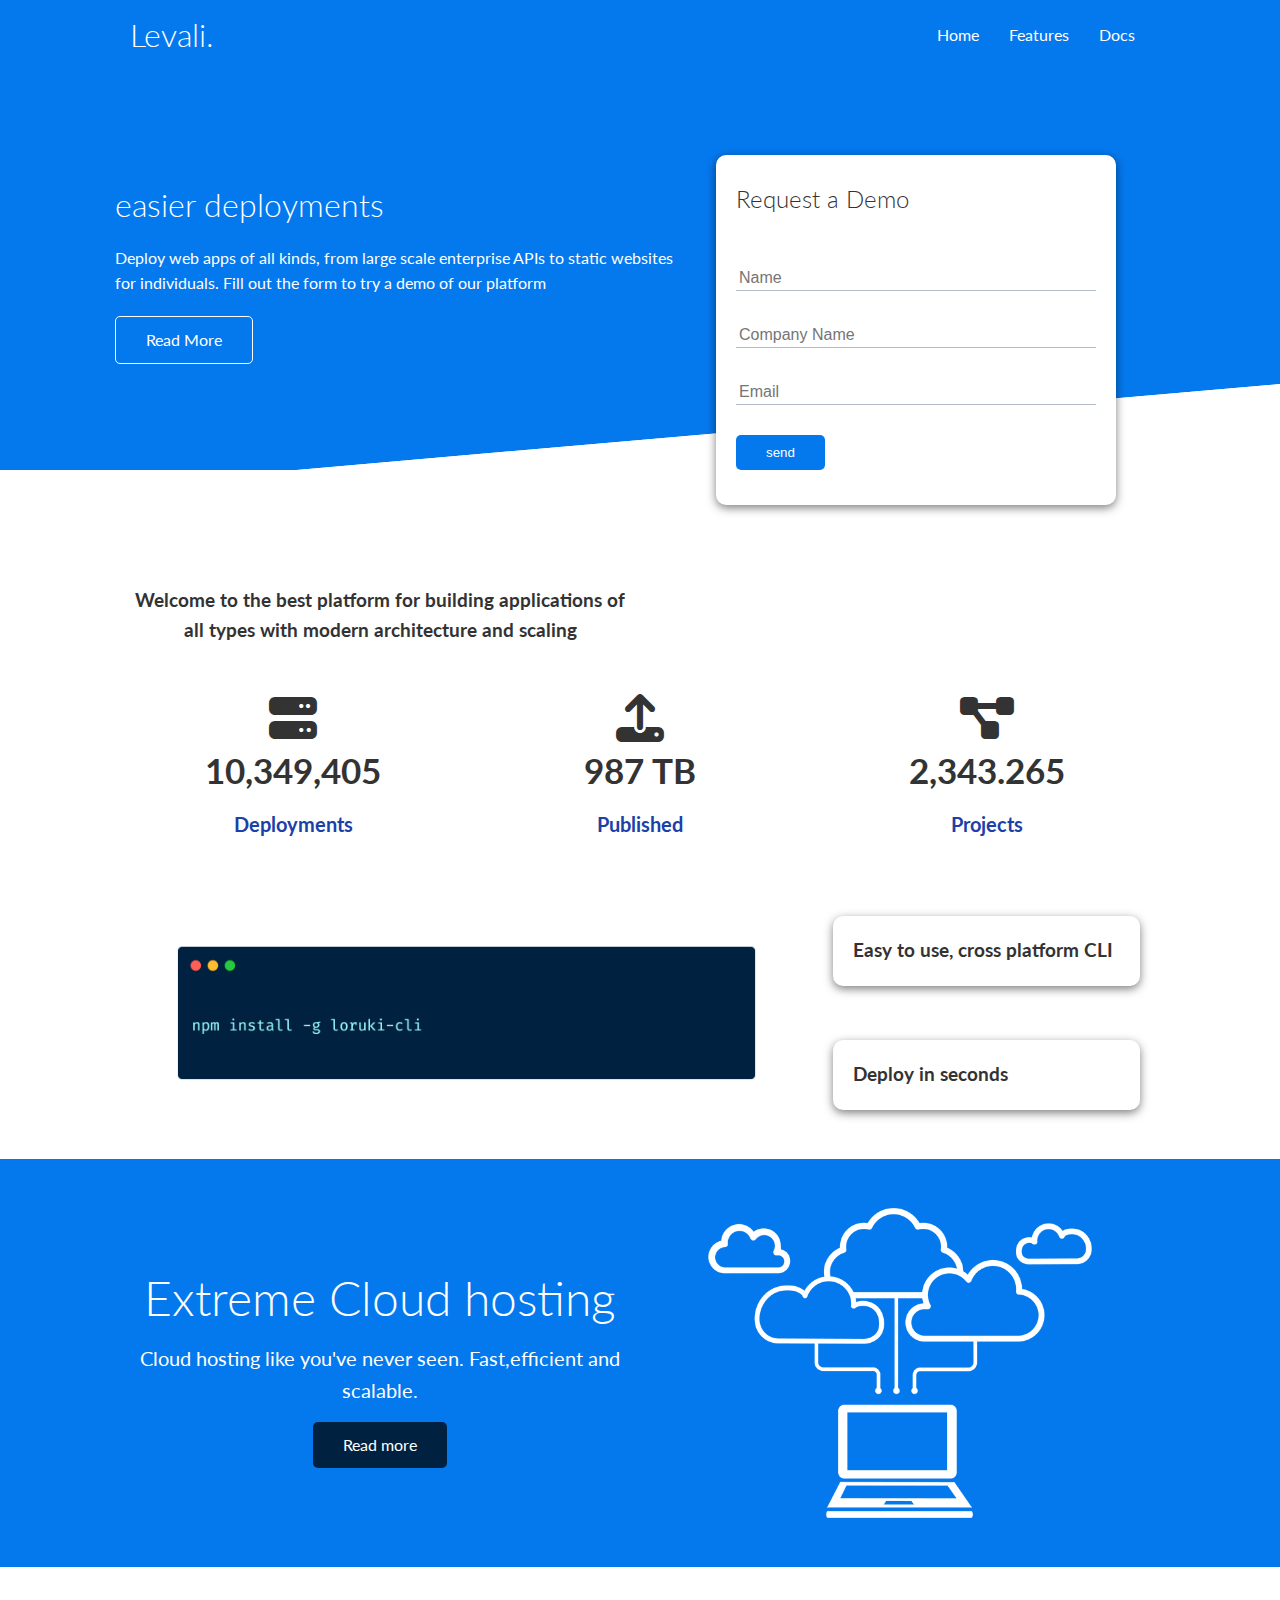
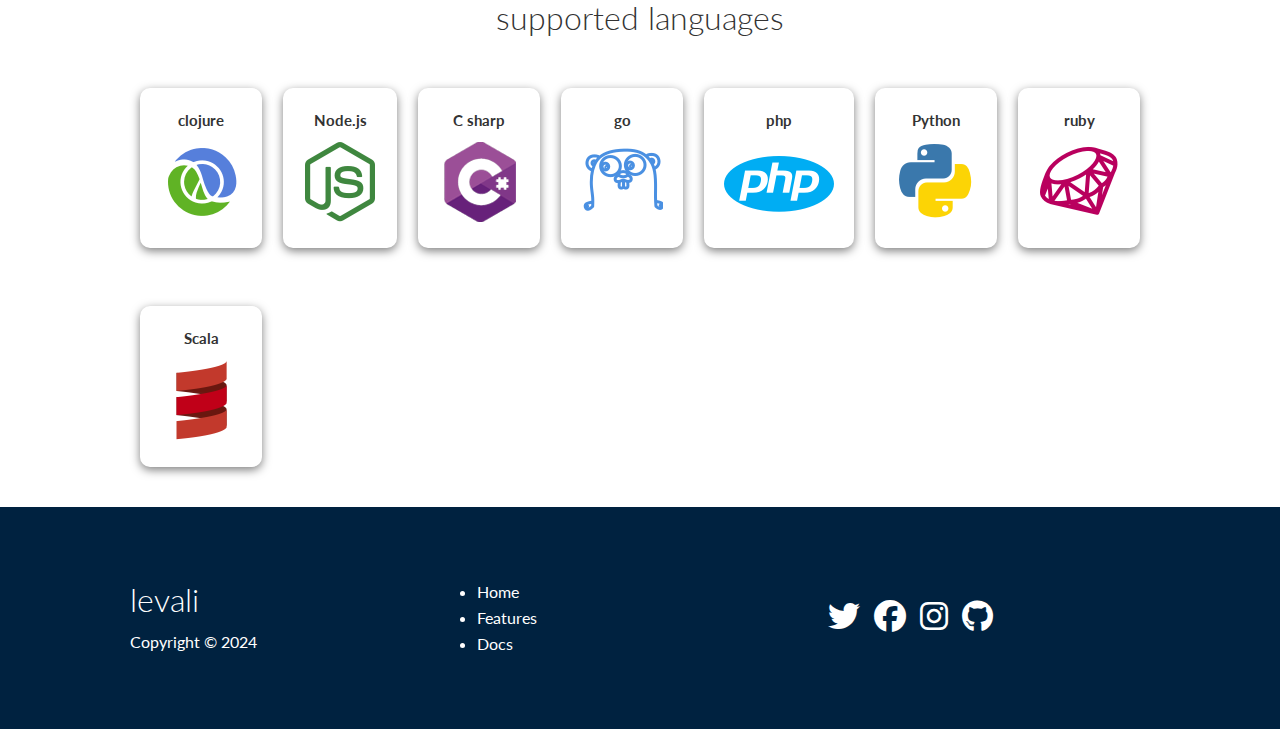
<file: index.html>
<!DOCTYPE html>
<html lang="en">
<head>
    <meta charset="UTF-8">
    <meta name="viewport" content="width=device-width, initial-scale=1.0">
    <link rel="stylesheet" href="https://cdnjs.cloudflare.com/ajax/libs/font-awesome/6.5.1/css/all.min.css">
    <link rel="stylesheet" href="CSS/Style.css">
    <link rel="stylesheet" href="CSS/utilities.css">
    <title>levali| Cloud Hosting For Everyone</title>
</head>
<body>
  <!--Navbar-->
  <div class="navbar">
    <div class="container flex">
        <h1 class="logo">Levali.</h1>
        <nav>
            <ul>
                <li><a href="index.html">Home</a></li>
                <li><a href="features.html">Features</a></li>
                <li><a href="docs.html">Docs</a></li>
            </ul>
        </nav>
    </div>
  </div> 
  <!--Showcase-->
  <section class="showcase">
    <div class="container grid">
        <div class="showcase-text">
            <h1>easier deployments</h1>
            <p>Deploy web apps of all kinds, from large scale enterprise APIs to static websites for individuals.
                 Fill out the form to try a demo of our platform</p>
                 <a href="features.html" class="btn btn-outline">Read More</a>
        </div>
        <div class="showcase-form card">
            <h2>
                Request a Demo
            </h2>
            <form name="contact" method="POST"  netlify-honeypot="bot-field" data-netlify="true">
                <input type="hidden" name="form-name" value="contact">
                <p class="hidden">
                    <label>
                      Don’t fill this out if you’re human: <input name="bot-field" />
                    </label>
                  </p>
                <div class="form-control">
                    <input type="text" name="name" placeholder="Name"required>
                </div>
                <div class="form-control">
                    <input type="text" name="Company" placeholder="Company Name"required>
                </div>
                <div class="form-control">
                    <input type="text" name="email" placeholder="Email" required>
                </div>
                <input type="submit" value="send" class="btn btn-primary">
            </form>
        </div>
    </div>
  </section>
  <!--Stats-->
  <section class="stats">
    <div class="container">
        <h3 class="stats-heading text-center my-1">
            Welcome to the best platform for building applications of all 
            types with modern architecture and scaling   
        </h3>
        <div class="grid grid-3 text-center my-4">
            <div>
                <i class="fas fa-server fa-3x"></i>
                <h3>10,349,405</h3>
                <p class="text-secondary">Deployments</p>
            </div>
            <div>
                <i class="fas fa-upload fa-3x"></i>
                <h3>987 TB</h3>
                <p class="text-secondary">Published</p>
            </div>
            <div>
                <i class="fas fa-project-diagram fa-3x"></i>
                <h3>2,343.265</h3>
                <p class="text-secondary">Projects</p>
            </div>
        </div>
    </div>
  </section> 
  <!--Cli-->
  <section class="cli">
    <div class="container grid">
        <img src="images/cli.png" alt="">
        <div class="card">
            <h3>Easy to use, cross platform CLI</h3>
        </div>
        <div class="card">
            <h3>Deploy in seconds</h3>
        </div>
    </div>
  </section>
  <!--Cloud-->
  <section class="cloud bg-primary my-2 py-2">
    <div class="container grid">
        <div class="text-center">
            <h2 class="lg">
                Extreme Cloud hosting
            </h2>
            <p class="lead my-1">Cloud hosting like you've never seen.
                Fast,efficient and scalable.
            </p>
            <a href="features.html" class="btn btn-dark">Read more</a>
        </div>
        <img src="images/cloud.png" alt="">
    </div>
  </section>

  <!--Languages-->
  <section class="languages">
    <h2 class="md text-center my-2">
        supported languages
    </h2>
    <div class="container flex">
        <div class="card">
            <h4>clojure</h4>
            <img src="images/logos/clojure.png" alt="">
        </div>
        <div class="card">
            <h4>Node.js</h4>
            <img src="images/logos/node.png" alt="">
        </div>
        <div class="card">
            <h4>C sharp</h4>
            <img src="images/logos/csharp.png" alt="">
        </div>
        <div class="card">
            <h4>go</h4>
            <img src="images/logos/go.png" alt="">
        </div>
        <div class="card">
            <h4>php</h4>
            <img src="images/logos/php.png" alt="">
        </div>
        <div class="card">
            <h4>Python</h4>
            <img src="images/logos/python.png" alt="">
        </div>
        <div class="card">
            <h4>ruby</h4>
            <img src="images/logos/ruby.png" alt="">
        </div>
        <div class="card">
            <h4>Scala</h4>
            <img src="images/logos/scala.png" alt="">
        </div>
    </div>
  </section>
  <!--footer-->
  <footer class="footer bg-dark py-5">
    <div class="container grid grid-3">
        <div>
            <h1>levali</h1>
            <p>Copyright &copy; 2024</p>
        </div>
        <nav>
            <li><a href="index.html">Home</a></li>
            <li><a href="features.html">Features</a></li>
            <li><a href="docs.html">Docs</a></li>
        </nav>
        <div class="social">
            <a href="#"><i class="fab fa-twitter fa-2x"></i></a>
            <a href="#"><i class="fab fa-facebook fa-2x"></i></a>
            <a href="#"><i class="fab fa-instagram fa-2x"></i></a>
            <a href="#"><i class="fab fa-github fa-2x"></i></a>
        </div>
    </div>
  </footer>
</body>
</html>
</file>
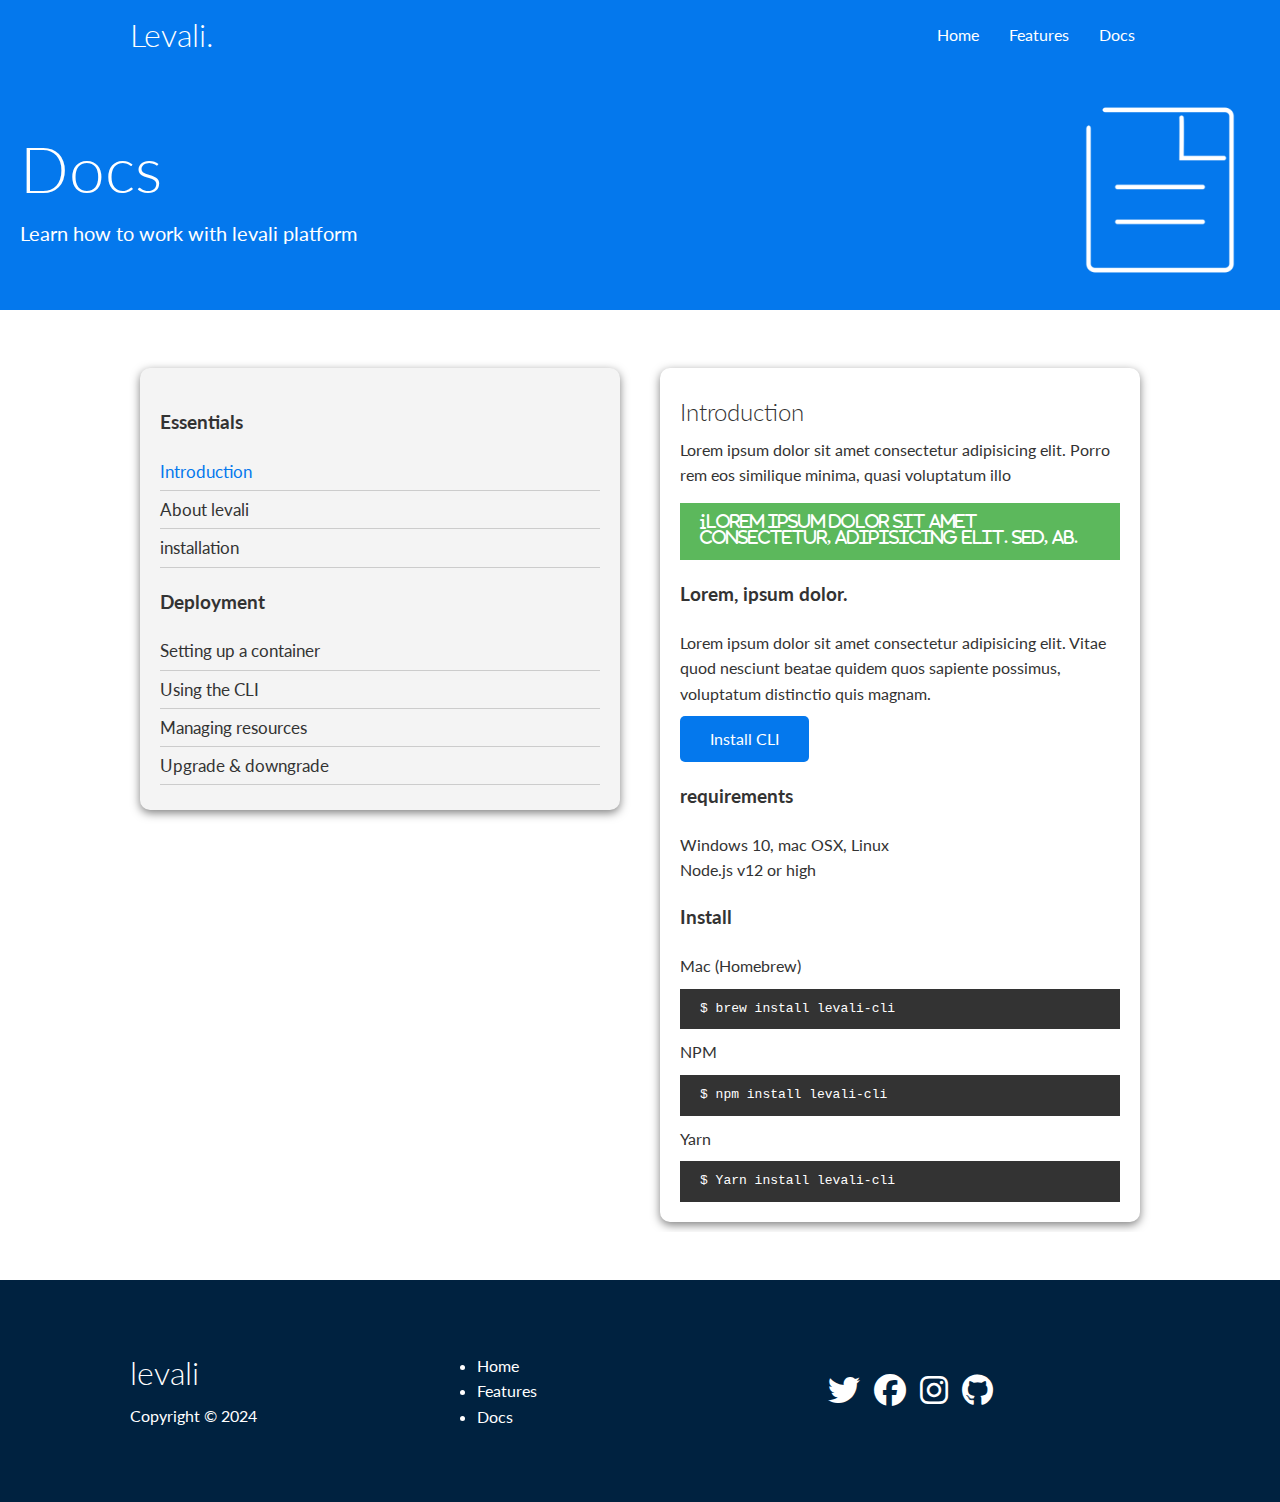
<file: docs.html>
<!DOCTYPE html>
<html lang="en">
<head>
    <meta charset="UTF-8">
    <meta name="viewport" content="width=device-width, initial-scale=1.0">
    <link rel="stylesheet" href="https://cdnjs.cloudflare.com/ajax/libs/font-awesome/6.5.1/css/all.min.css">
    <link rel="stylesheet" href="CSS/Style.css">
    <link rel="stylesheet" href="CSS/utilities.css">
    <title>levali| Cloud Hosting For Everyone</title>
</head>
<body>
  <!--Navbar-->
  <div class="navbar">
    <div class="container flex">
        <h1 class="logo">Levali.</h1>
        <nav>
            <ul>
                <li><a href="index.html">Home</a></li>
                <li><a href="features.html">Features</a></li>
                <li><a href="docs.html">Docs</a></li>
            </ul>
        </nav>
    </div>
  </div> 
  <!--head-->
  <section class="docs-head bg-primary oy-3">
    <div class="conatiner grid">
        <div>
            <h1 class="xl">Docs</h1>
            <p class="lead">
            Learn how to work with levali platform
            </p>
        </div>
        <img src="images/docs.png" alt="">
    </div>
  </section>
<!--Docs main-->
    <section class="docs-main my-4">
        <div class="container grid">
            <div class="card bg-light p-3">
                <h3 class="my-2">Essentials</h3>
                <nav>
                    <ul>
                        <li><a  class="text-primary" href="#">Introduction</a></li>
                        <li><a href="#">About levali</a></li>
                        <li><a href="#">installation</a></li>
                    </ul>
                </nav>
                <h3 class="my-2">Deployment</h3>
                <nav>
                    <ul>
                        <li><a href="#">Setting up a container</a></li>
                        <li><a href="#">Using the CLI</a></li>
                        <li><a href="#">Managing resources</a></li>
                        <li><a href="#">Upgrade & downgrade</a></li>    
                    </ul>
                </nav>
            </div>
            <div class="card">
                <h2>Introduction</h2>
                <p>Lorem ipsum dolor sit amet consectetur adipisicing elit.
                 Porro rem eos similique minima, quasi voluptatum illo
                </p>
                <div class="alert alert-success">
                    <i class="fas fa-info">Lorem ipsum dolor sit amet consectetur, adipisicing elit. Sed, ab.</i>
                </div>

                <h3>Lorem, ipsum dolor.</h3>
                <p>Lorem ipsum dolor sit amet consectetur adipisicing elit. Vitae quod nesciunt beatae quidem quos sapiente possimus, voluptatum distinctio quis magnam.</p>
                <a href="#" class="btn btn-primary">Install CLI</a>

                <h3>requirements</h3>
                <ul>
                    <li>Windows 10, mac OSX, Linux</li>
                    <li>Node.js v12 or high</li>
                    
                </ul>

                <h3>Install</h3>
                <p>Mac (Homebrew)</p>
                <pre><code>$ brew install levali-cli</code></pre>

                <p>NPM</p>
                <pre><code>$ npm install levali-cli</code></pre>

                <p>Yarn</p>
                <pre><code>$ Yarn install levali-cli</code></pre>

            </div>
        </div>
    </section>
  <!--footer-->
  <footer class="footer bg-dark py-5">
    <div class="container grid grid-3">
        <div>
            <h1>levali</h1>
            <p>Copyright &copy; 2024</p>
        </div>
        <nav>
            <li><a href="index.html">Home</a></li>
            <li><a href="features.html">Features</a></li>
            <li><a href="docs.html">Docs</a></li>
        </nav>
        <div class="social">
            <a href="#"><i class="fab fa-twitter fa-2x"></i></a>
            <a href="#"><i class="fab fa-facebook fa-2x"></i></a>
            <a href="#"><i class="fab fa-instagram fa-2x"></i></a>
            <a href="#"><i class="fab fa-github fa-2x"></i></a>
        </div>
    </div>
  </footer>
</body>
</html>
</file>
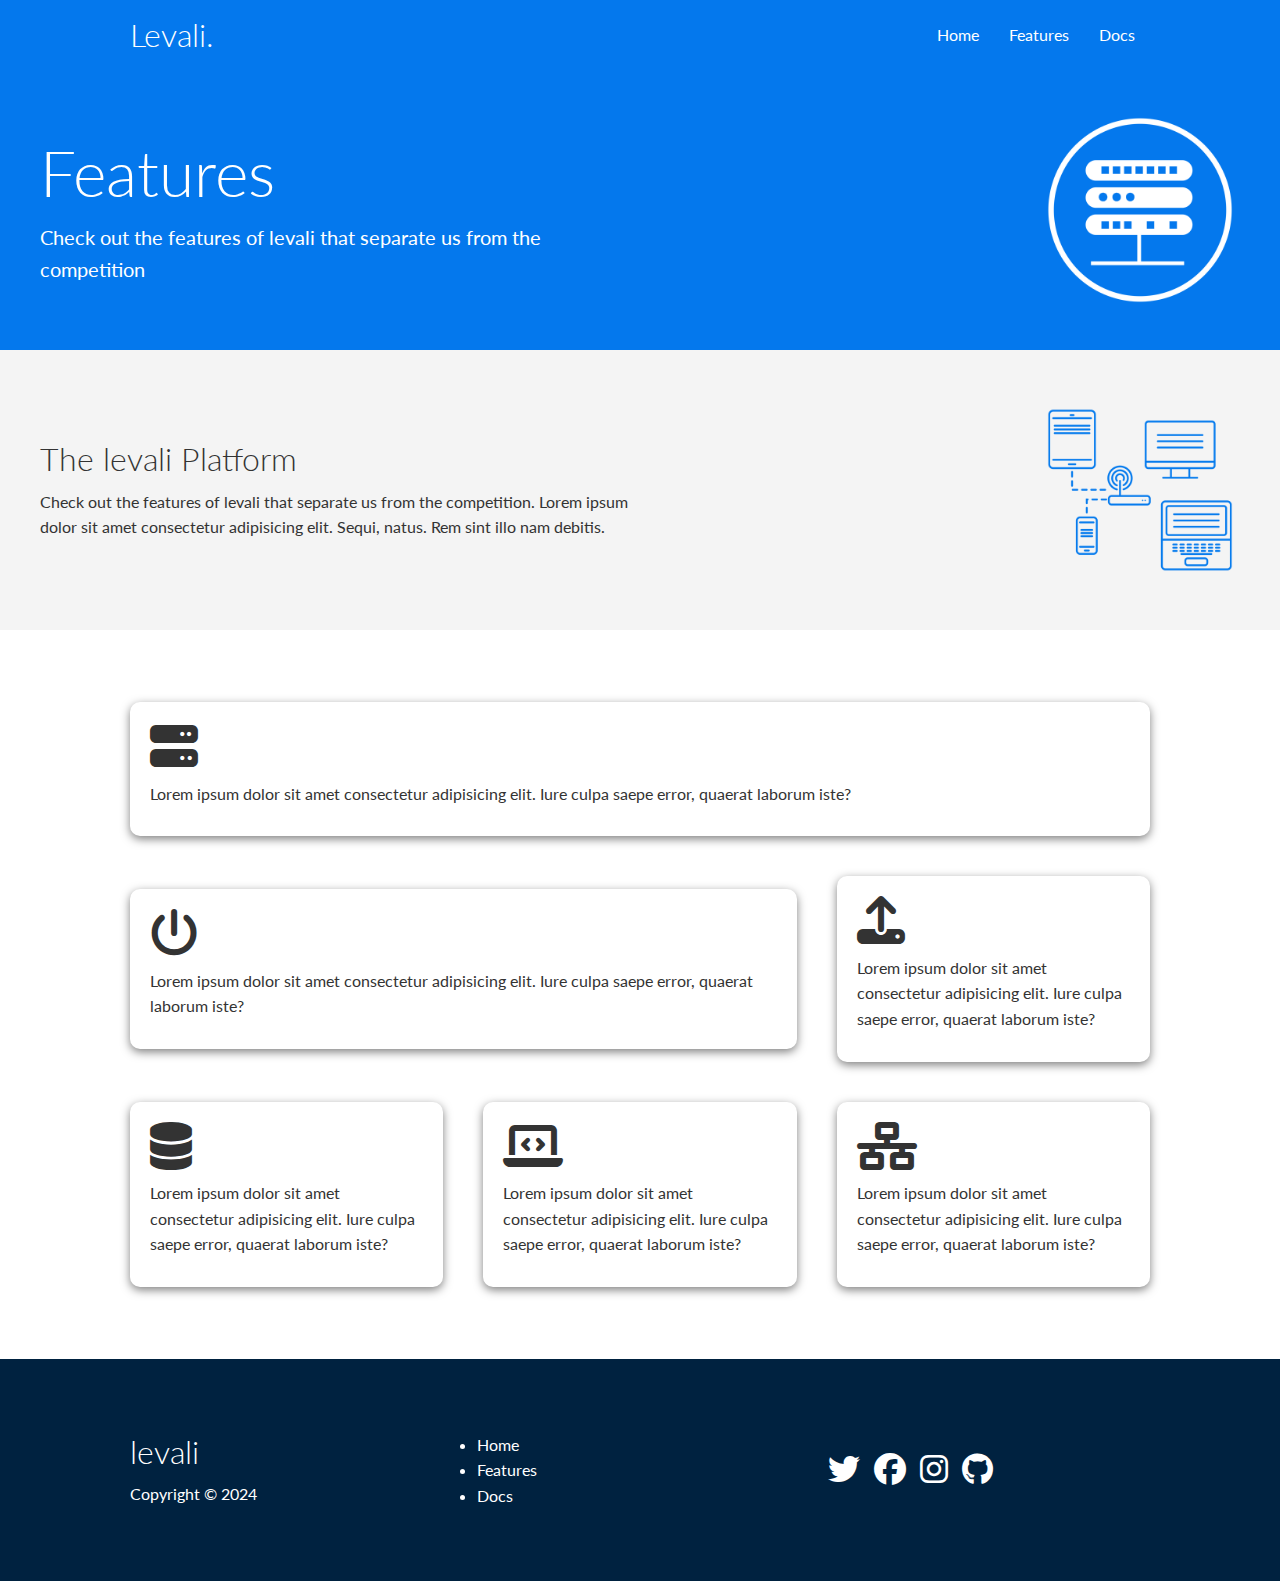
<file: features.html>
<!DOCTYPE html>
<html lang="en">
<head>
    <meta charset="UTF-8">
    <meta name="viewport" content="width=device-width, initial-scale=1.0">
    <link rel="stylesheet" href="https://cdnjs.cloudflare.com/ajax/libs/font-awesome/6.5.1/css/all.min.css">
    <link rel="stylesheet" href="CSS/Style.css">
    <link rel="stylesheet" href="CSS/utilities.css">
    <title>levali| Cloud Hosting For Everyone</title>
</head>
<body>
  <!--Navbar-->
  <div class="navbar">
    <div class="container flex">
        <h1 class="logo">Levali.</h1>
        <nav>
            <ul>
                <li><a href="index.html">Home</a></li>
                <li><a href="features.html">Features</a></li>
                <li><a href="docs.html">Docs</a></li>
            </ul>
        </nav>
    </div>
  </div> 
  <!--head-->
  <section class="features-head bg-primary oy-3">
    <div class="conatiner grid">
        <div>
            <h1 class="xl">Features</h1>
            <p class="lead">
                Check out the features of levali that separate us from the competition
            </p>
        </div>
        <img src="images/server.png" alt="">
    </div>
  </section>
<!--subhead-->
<section class="features-sub-head bg-light py-3">
    <div class="conatiner grid">
        <div>
            <h1 class="md">The levali Platform</h1>
            <p>
                Check out the features of levali that separate us from the competition.
                Lorem ipsum dolor sit amet consectetur adipisicing elit. Sequi, natus. 
                Rem sint illo nam debitis.
            </p>
        </div>
        <img src="images/server2.png" alt="">
    </div> 
    </div>
</section>
<!--features-main-->
<section class="features-main my-2">
    <div class="container grid grid-3">
        <div class="card felx">
            <i class="fas fa-server fa-3x"></i>
            <p>Lorem ipsum dolor sit amet consectetur adipisicing elit. Iure culpa saepe error, quaerat laborum iste?</p>
        </div>
        <div class="card felx">
            <i class="fas fa-power-off fa-3x"></i>
            <p>Lorem ipsum dolor sit amet consectetur adipisicing elit. Iure culpa saepe error, quaerat laborum iste?</p>
        </div>
        <div class="card felx">
            <i class="fas fa-upload fa-3x"></i>
            <p>Lorem ipsum dolor sit amet consectetur adipisicing elit. Iure culpa saepe error, quaerat laborum iste?</p>
        </div>
        <div class="card felx">
            <i class="fas fa-database fa-3x"></i>
            <p>Lorem ipsum dolor sit amet consectetur adipisicing elit. Iure culpa saepe error, quaerat laborum iste?</p>
        </div>
        <div class="card felx">
            <i class="fas fa-laptop-code fa-3x"></i>
            <p>Lorem ipsum dolor sit amet consectetur adipisicing elit. Iure culpa saepe error, quaerat laborum iste?</p>
        </div>
        <div class="card felx">
            <i class="fas fa-network-wired fa-3x"></i>
            <p>Lorem ipsum dolor sit amet consectetur adipisicing elit. Iure culpa saepe error, quaerat laborum iste?</p>
        </div>
    </div>
</section>
  <!--footer-->
  <footer class="footer bg-dark py-5">
    <div class="container grid grid-3">
        <div>
            <h1>levali</h1>
            <p>Copyright &copy; 2024</p>
        </div>
        <nav>
            <li><a href="index.html">Home</a></li>
            <li><a href="features.html">Features</a></li>
            <li><a href="docs.html">Docs</a></li>
        </nav>
        <div class="social">
            <a href="#"><i class="fab fa-twitter fa-2x"></i></a>
            <a href="#"><i class="fab fa-facebook fa-2x"></i></a>
            <a href="#"><i class="fab fa-instagram fa-2x"></i></a>
            <a href="#"><i class="fab fa-github fa-2x"></i></a>
        </div>
    </div>
  </footer>
</body>
</html>
</file>
<file: CSS/Style.css>
@import url('https://fonts.googleapis.com/css2?family=Lato:wght@300&display=swap');

:root{
    --secondary-color:#1c3fa8;
    --dark-color:#002240;
    --light-color:#f4f4f4;
    --success-color:#5cb85c;
    --error-color:#d9534f;
}

*{
    box-sizing: border-box;
    padding: 0;
    margin: 0;
}

body{
    font-family: 'Lato', sans-serif;
    color: #333;
    line-height: 1.6;

}
ul{
    list-style-type: none;
    

}
a{
    text-decoration: none;
    color: #333;
}
h1,h2{
    font-weight: 300;
    line-height: 1.2;
    margin: 10px 0;
}

p{
    margin: 10px 0;
}
img{
    width: 100%;
}
/* docs install links*/
code ,pre{
    background: #333;
    color: #fff;
    padding: 10px;
}
.hidden{
    visibility: hidden;
    height: 0;
}
/*Navbar styling*/
.navbar{
    background-color: #0478ed;
    color: #fff;
    height: 70px;
}
.navbar ul{
    display: flex;
}
.navbar .flex{
    justify-content: space-between;
}
.navbar a{
    color: #fff;
    padding: 10px;
    margin: 0 5px;
}
.navbar a:hover{
    border-bottom: 2px #fff solid;
}

/*Showcase*/
.showcase{
    height: 400px;
    background-color: #0478ed;
    color: #fff;
    position: relative;
}
.showvase h1{
    font-size: 40px;

}
.showcase p{
    margin: 20px 0;
}

.showcase .grid{
    overflow: visible;
    grid-template-columns: 55% 45%;
    gap:30px;
}
.showcase-text{
    animation: slideInFromLeft 1s ease-in;
}
.showcase-form{
    position: relative;
    top: 60px;
    height: 350px;
    width: 400px;
    padding: 40px;
    z-index: 100;
    animation: slideInFromRight 1s ease-in;
}
.showcase-form .form-control{
    margin: 30px 0;
}
.showcase-form input[type='text'],
.showcase-form input[type='email']
{
    border: 0;
    border-bottom: 1px solid #b4becb ;
    width: 100%;
    padding: 3px;
    font-size: 16px;
}
.showcase-form input:focus{
    outline: none;
}
.showcase::before,.showcase::after{
    content: '';
    position: absolute;
    height: 100px;
    bottom: -70px;
    right: 0;
    left: 0;
    background: #fff;
    transform: skewY(-5deg);
    -webkit-transform: skewY(-5deg);
    -moz-transform: skewY(-5deg);
    -ms-transform: skewY(-5deg);
    
}
/*Stats*/
.stats{
    padding-top: 100px;
    animation: slideInFromBottom 1s ease-in;
}

 .stats-heading{
    max-width: 500px;
    margin: auto;
 }
 .stats .grid h3{
font-size: 35px;

 }
 .stats .grid p{
    font-size: 20px;
    font-weight: bold;
 }
 /*Cli*/
 .cli .grid{
    grid-template-columns: repeat(3 , 1fr);
    grid-template-rows: repeat(2 , 1fr);
 }
 .cli .grid > *:first-child{
    grid-column: 1/span 2;
    grid-row: 1/span 2;
 }
 /* cloud*/
 .cloud.grid{
    grid-template-columns:4fr 3fr ;
 }
 /*Languages*/
 .languages .flex{
    flex-wrap: wrap;
 }
 .languages .card{
    text-align: center;
    margin: 18px 10px 40px;
    transition: transform 0.2s ease-in;
 }
 .languages .card h4{
    font-size: 15px;
    margin-bottom: 10px;
 }
 .languages .card:hover{
    transform:translateY(-15px);
 }
 /*features*/
 
 .features-head img ,.docs-head img{
   width: 200px;
   justify-self:flex-end ;
 }
 .features-sub-head img{
    width: 200px;
    justify-self: flex-end;
 }
 .features-main .card > i{
    margin-right: 20px;
 }
 .features-head, .features-sub-head{
    margin: 0;
    padding: 40px;
 }
 .features-main .grid{
    padding: 30px;
 }
 .features-main .grid > *:first-child{
    grid-column: 1/span 3;
 }
 .features-main .grid > *:nth-child(2){
    grid-column: 1/span 2;
 }

 /*docs*/
 .docs-head{
    margin: 0;
    padding: 20px;
 }
 .docs-main h3{
    margin: 20px 0;
 }

 .docs-main .grid{
    grid-template-columns: 1fr , 2fr;
    align-items: flex-start;
 }
 .docs-main nav li{
    font-size: 17px;
    padding-bottom: 5px;
    margin-bottom: 5px;
    border-bottom: 1px #ccc solid;
 }
 .docs-main a:hover{
    font-weight: bold;
 }

 /*footer*/
 .footer .social a{
    margin: 0 5px;
 }
 /*Animations*/
 @keyframes slideInFromLeft {
    0% {
      transform: translateX(-100%);
    }
  
    100% {
      transform: translateX(0);
    }
  }
  
  @keyframes slideInFromRight {
    0% {
      transform: translateX(100%);
    }
  
    100% {
      transform: translateX(0);
    }
  }
  
  @keyframes slideInFromTop {
    0% {
      transform: translateY(-100%);
    }
  
    100% {
      transform: translateX(0);
    }
  }
  
  @keyframes slideInFromBottom {
    0% {
      transform: translateY(100%);
    }
  
    100% {
      transform: translateX(0);
    }
  }
 /*Tablets and under*/
@media(max-width: 768px){
    .grid,
    .showcase.grid,
    .stats .grid,
    .cli .grid,
    .cloud.grid,
    .features-main.grid,
    .docs-main .grid{
        grid-template-columns: 1fr;
        grid-template-rows: 1fr;
    }
    
    .showcase{
        height: auto;
    }
    .showcase-text{
        text-align: center;
        margin-top: 40px;
        animation: slideInFromtop 1s ease-in;
    }
    .showcase-form-card{
        justify-self: center;
        margin: auto;
        animation: slideInFromBottom 1s ease-in;
    }
    .cli .grid > *:first-child{
    grid-column: 1;
    grid-row: 1;
    }
    .features-head,
    .features-sub-head,
    .docs-head{
        text-align: center;
    }
    .features-head img,
    .features-sub-head img,
    .docs-head img{
        justify-self: center;
    }
    .features-main .grid >*:first-child,
    .features-main.grid >*:nth-child(2){
        grid-template-columns: minmax(1fr 1fr);
    }
}


 /* phone & mobiles*/
 @media(max-width:500px)
 {
    .navbar{
        height: 110px;
    }
    .navbar .flex{
        flex-direction: column;
    }
    .navbar ul{
        padding: 10px;
        background-color: rgba(0,0,0,0.1);
    }
 }
</file>
<file: CSS/utilities.css>
.container{
    max-width: 1100px;
    margin: 0 auto;
    overflow: auto;
    padding: 0 40px;
}

.card{
    background-color: #fff;
    color: #333;
    border-radius: 10px;
    box-shadow: 0 3px 10px rgba(0,0,0,0.5);
    padding: 20px;
    margin: 10px;
}
.btn{
    display: inline-block;
    padding: 10px 30px;
    cursor: pointer;
    background: #0478ed;
    color: #fff;
    border: none;
    border-radius: 5px;
}
.btn-outline{
    background-color: transparent;
    border: 1px white solid;
}
.btn:hover{
    transform: scale(0.98);
}

/* backgrounds & coloured buttons*/

.bg-primary, .btn-primary{
    background-color: #0478ed;
    color: #fff;
}
.bg-secondary, .btn-secondary{
    background-color:var(--secondary-color);
    color: #fff;
}
.bg-dark, .btn-dark{
    background-color: var(--dark-color);
    color: #fff;
}
.bg-light, .btn-light{
    background-color: var(--light-color);
    color: #333;
}

.bg-primary a, .btn-primary a ,.bg-secondary a,
.btn-secondary a,.bg-dark a, .btn-dark a{
    color: #fff;
}
/*text colors*/
.text-primary{
   color: #0478ed;
}
.text-secondary{
   color:var(--secondary-color);
}
.text-dark{
   color: var(--dark-color);
}
.text-light{
   color: var(--light-color);
}
/*Text sizes*/
.lead{
    font-size: 20px;
}
.sm{
    font-size: 1rem;
}
.md{
    font-size: 2rem;
}
.lg{
    font-size: 3rem;
}
.xl{
    font-size: 4rem;
}
.text-center{
    text-align: center;
}

/* Alert*/
.alert{
    background-color: var(--light-color);
    padding: 10px 20px;
    font-weight: bold;
    margin: 15px 0;
}
.alert i{
    margin-right: 10px;
}
.alert-success{
    background-color: var(--success-color);
    color: #fff;
}
.alert-error{
    background-color: var(--error-color);
    color: #fff;
}
.flex{
    display: flex;
    justify-content: space-between;
    align-items: center;
    height: 100%;
}
.grid{
    display: grid;
    grid-template-columns: repeat(2, 1fr);
    gap: 20px;
    justify-content: center;
    height: 100%;
    align-items: center;
}
.grid-3{
    grid-template-columns: repeat(3, 1fr);
}
/*Margin*/
.my-1{
    margin: 1rem 0;
}
.my-2{
    margin: 1.5rem 0;
}
.my-2{
    margin: 2rem 0;
}
.my-4{
    margin: 3rem 0;
}
.my-5{
    margin: 4rem 0;
}

.m-1{
    margin: 1rem ;
}
.m-2{
    margin: 1.5rem;
}
.m-2{
    margin: 2rem;
}
.m-4{
    margin: 3rem;
}
.m-5{
    margin: 4rem ;
}


/*Padding*/

.py-1{
    padding: 1rem 0p
}
.py-2{
    padding: 1.5rem 0;
}
.py-2{
    padding: 2rem 0;
}
.py-4{
    padding: 3rem 0;
}
.py-5{
    padding: 4rem 0;
}

.p-1{
    padding: 1rem ;
}
.p-2{
    padding:1.5rem;
}
.p-2{
    padding:2rem;
}
.p-4{
    padding:3rem;
}
.p-5{
    padding: 4rem ;
}
</file>
